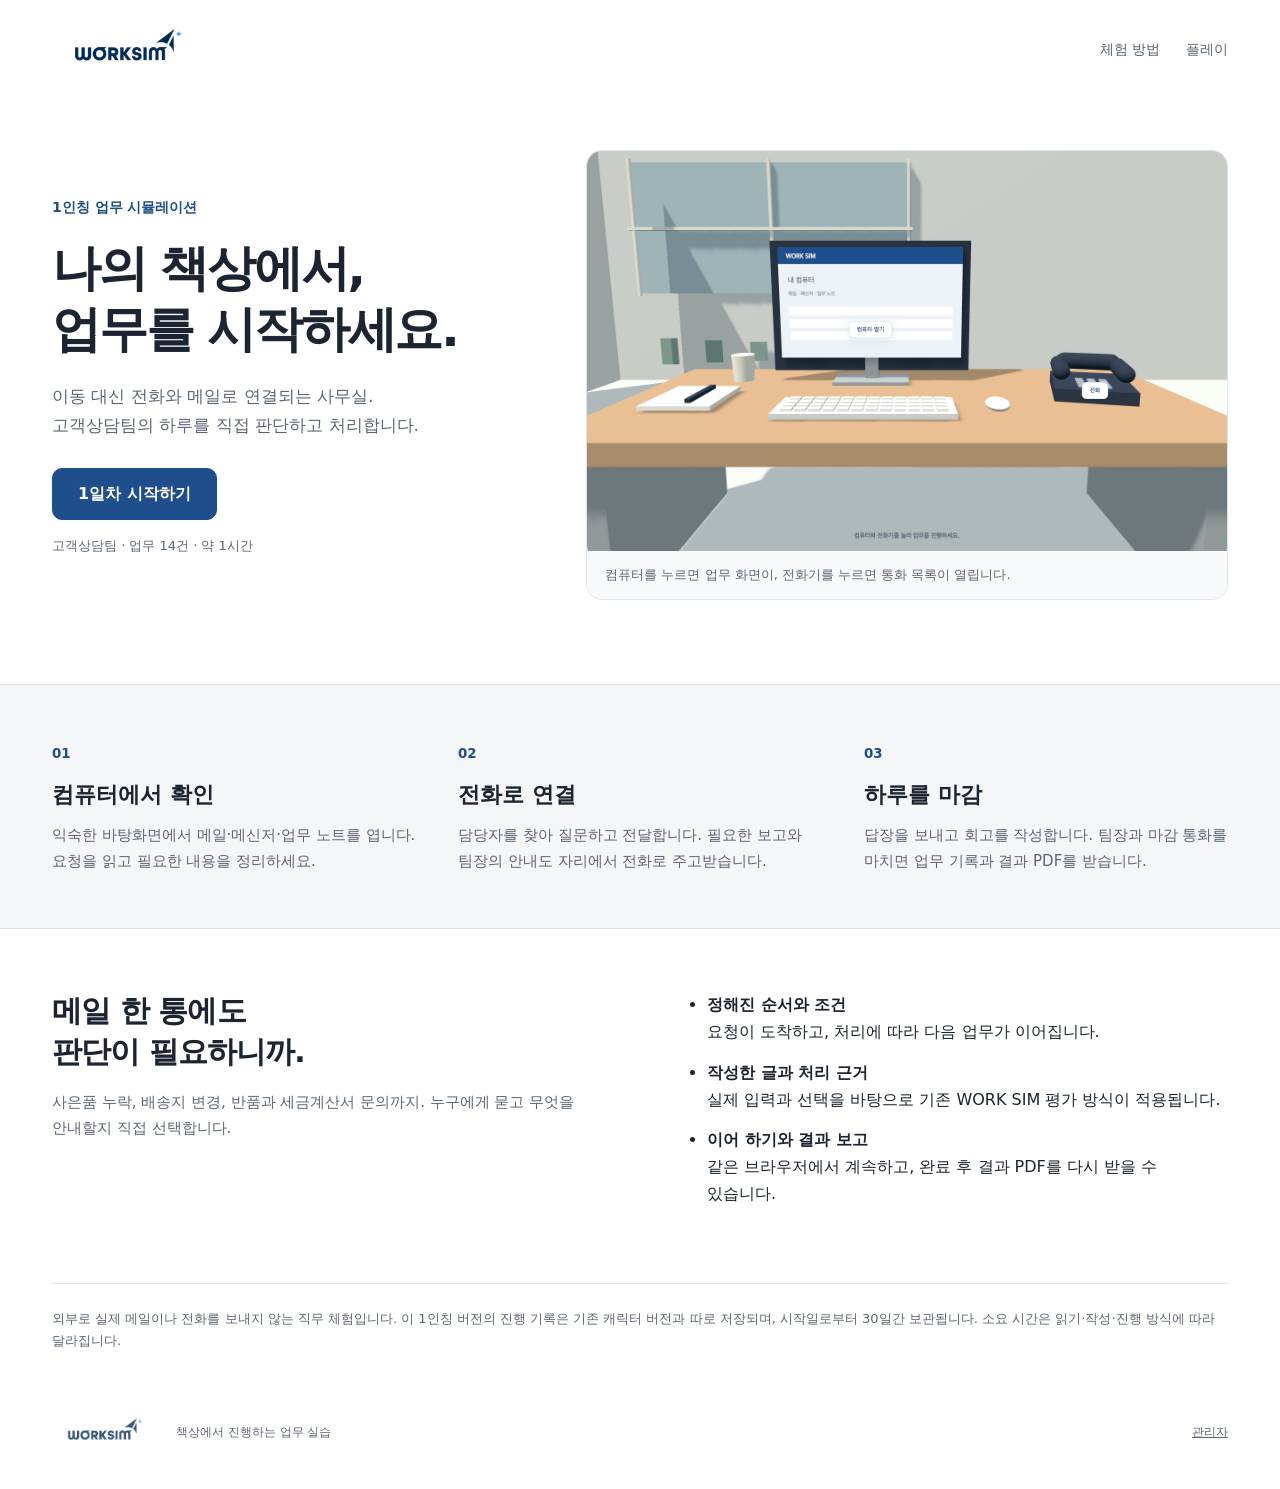
<file: index.html>
<!doctype html><html lang="ko"><head><meta charset="utf-8"><meta name="viewport" content="width=device-width,initial-scale=1"><meta name="description" content="WORK SIM. 내 책상에서 전화와 메일로 진행하는 1인칭 고객상담 업무 실습. 업무 판단부터 회고와 결과 보고까지 직접 경험하세요."><title>WORK SIM · 책상에서 진행하는 업무 실습</title><link rel="icon" href="assets/brand/worksim-logo-45436337f281.png"><style>
:root{--ink:#1b2430;--mute:#5b6675;--acc:#1f4e8c;--line:#dde3ec;--page:#f5f6f8}*{box-sizing:border-box}html{scroll-behavior:smooth}body{margin:0;background:#fff;color:var(--ink);font:16px/1.7 -apple-system,system-ui,"Apple SD Gothic Neo",sans-serif;word-break:keep-all}a{color:inherit}header{max-width:1240px;margin:auto;min-height:88px;padding:20px 32px;display:flex;align-items:center;gap:30px}header img{width:144px;display:block}nav{margin-left:auto;display:flex;gap:26px;font-size:14px}nav a{text-decoration:none;color:var(--mute)}.hero{max-width:1240px;margin:22px auto 84px;padding:28px 32px 0;display:grid;grid-template-columns:.85fr 1.15fr;align-items:center;gap:60px}.hero .tag{color:var(--acc);font-size:14px;font-weight:700}.hero h1{font-size:clamp(34px,3.8vw,51px);line-height:1.25;letter-spacing:-.045em;margin:18px 0 22px}.hero p{color:var(--mute);font-size:17px;margin:0 0 28px;max-width:31em}.cta{display:inline-flex;align-items:center;justify-content:center;min-height:52px;padding:10px 25px;color:#fff;background:var(--acc);text-decoration:none;font-weight:700;border:1px solid var(--acc);border-radius:10px;white-space:nowrap}.cta:hover{background:#143766}.cta:focus-visible,a:focus-visible{outline:3px solid var(--acc);outline-offset:5px}.meta{color:var(--mute);font-size:13px;margin-top:15px}.visual{margin:0;background:#eef1f2;border-radius:16px;overflow:hidden;border:1px solid var(--line)}.visual img{display:block;width:100%;height:auto;aspect-ratio:1.6;object-fit:cover}.visual figcaption{padding:13px 18px;font-size:13px;background:#f8f9fa;color:var(--mute)}.band{background:var(--page);border-top:1px solid var(--line);border-bottom:1px solid var(--line)}section .inner{max-width:1176px;margin:auto;padding:54px 0}.steps{display:grid;grid-template-columns:repeat(3,1fr);gap:42px}.step small{font-variant-numeric:tabular-nums;color:var(--acc);font-weight:700}.step h2{font-size:22px;margin:10px 0}.step p{margin:0;color:var(--mute);font-size:15px}.work{max-width:1176px;margin:auto;display:grid;grid-template-columns:1fr 1fr;gap:90px;padding:62px 0}.work h2{font-size:30px;line-height:1.35;letter-spacing:-.03em;margin:0 0 18px}.work p{color:var(--mute);margin:0;font-size:15px}.work ul{margin:0;padding-left:22px}.work li{margin-bottom:13px}.work strong{font-weight:650}.note{max-width:1176px;margin:auto;padding:24px 0 36px;color:var(--mute);font-size:13px;border-top:1px solid var(--line)}footer{max-width:1240px;margin:auto;padding:24px 32px 36px;display:flex;gap:24px;align-items:center;color:var(--mute);font-size:12px}footer a{margin-left:auto}footer img{width:100px;opacity:.8}@media(max-width:1000px){section .inner,.work,.note{margin-left:32px;margin-right:32px}.hero{gap:30px}.hero h1{font-size:39px}.work{gap:40px}}@media(max-width:720px){header{min-height:74px;padding:20px 22px}header img{width:124px}nav{gap:18px;font-size:13px}.hero{grid-template-columns:1fr;margin:0 auto 44px;padding:20px 22px;gap:30px}.hero h1{font-size:38px}.hero p{font-size:16px}.visual img{aspect-ratio:1.4}.steps,.work{grid-template-columns:1fr;gap:28px}.band .inner{padding:35px 0}.work{padding:40px 0}.work h2{font-size:26px}section .inner,.work,.note{margin-left:22px;margin-right:22px}footer{padding:24px 22px;gap:14px;flex-wrap:wrap}}@media(prefers-reduced-motion:reduce){html{scroll-behavior:auto}}
</style></head><body><header><a href="./" aria-label="WORK SIM 소개"><img src="assets/brand/worksim-logo-45436337f281.png" alt="WORK SIM"></a><nav aria-label="소개 페이지 메뉴"><a href="#how">체험 방법</a><a href="play.html">플레이</a></nav></header>
<main><div class="hero"><div><span class="tag">1인칭 업무 시뮬레이션</span><h1>나의 책상에서,<br>업무를 시작하세요.</h1><p>이동 대신 전화와 메일로 연결되는 사무실.<br>고객상담팀의 하루를 직접 판단하고 처리합니다.</p><a class="cta" id="start-play" href="play.html">1일차 시작하기</a><div class="meta">고객상담팀 · 업무 14건 · 약 1시간</div></div><figure class="visual"><img src="assets/desk-preview.png" alt="컴퓨터와 전화가 놓인 WORK SIM의 1인칭 책상 화면" width="1000" height="800"><figcaption>컴퓨터를 누르면 업무 화면이, 전화기를 누르면 통화 목록이 열립니다.</figcaption></figure></div>
<section class="band" id="how" aria-label="체험 방법"><div class="inner steps"><article class="step"><small>01</small><h2>컴퓨터에서 확인</h2><p>익숙한 바탕화면에서 메일·메신저·업무 노트를 엽니다. 요청을 읽고 필요한 내용을 정리하세요.</p></article><article class="step"><small>02</small><h2>전화로 연결</h2><p>담당자를 찾아 질문하고 전달합니다. 필요한 보고와 팀장의 안내도 자리에서 전화로 주고받습니다.</p></article><article class="step"><small>03</small><h2>하루를 마감</h2><p>답장을 보내고 회고를 작성합니다. 팀장과 마감 통화를 마치면 업무 기록과 결과 PDF를 받습니다.</p></article></div></section>
<section class="work" aria-labelledby="work-title"><div><h2 id="work-title">메일 한 통에도<br>판단이 필요하니까.</h2><p>사은품 누락, 배송지 변경, 반품과 세금계산서 문의까지. 누구에게 묻고 무엇을 안내할지 직접 선택합니다.</p></div><ul><li><strong>정해진 순서와 조건</strong><br>요청이 도착하고, 처리에 따라 다음 업무가 이어집니다.</li><li><strong>작성한 글과 처리 근거</strong><br>실제 입력과 선택을 바탕으로 기존 WORK SIM 평가 방식이 적용됩니다.</li><li><strong>이어 하기와 결과 보고</strong><br>같은 브라우저에서 계속하고, 완료 후 결과 PDF를 다시 받을 수 있습니다.</li></ul></section>
<div class="note">외부로 실제 메일이나 전화를 보내지 않는 직무 체험입니다. 이 1인칭 버전의 진행 기록은 기존 캐릭터 버전과 따로 저장되며, 시작일로부터 30일간 보관됩니다. 소요 시간은 읽기·작성·진행 방식에 따라 달라집니다.</div></main>
<footer><img src="assets/brand/worksim-logo-45436337f281.png" alt="WORK SIM"><span>책상에서 진행하는 업무 실습</span><a href="admin.html">관리자</a></footer></body></html>
</file>
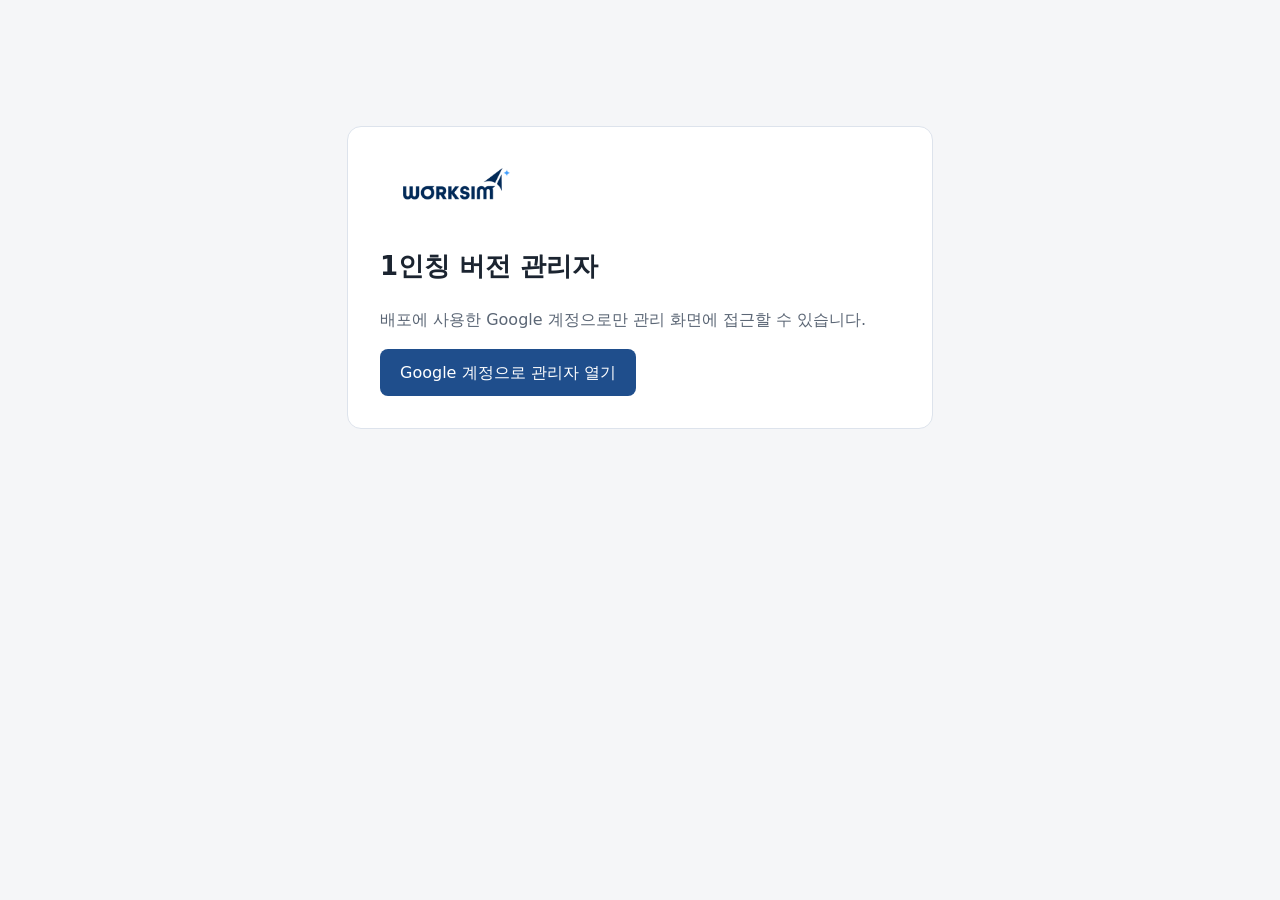
<file: admin.html>
<!doctype html><html lang="ko"><head><meta charset="utf-8"><meta name="viewport" content="width=device-width,initial-scale=1"><title>WORK SIM · 관리자 로그인</title><link rel="icon" href="assets/brand/worksim-logo-45436337f281.png"><style>body{margin:0;background:#f5f6f8;color:#1b2430;font:16px/1.7 -apple-system,system-ui,sans-serif}main{max-width:520px;margin:14vh auto;padding:32px;background:#fff;border:1px solid #dde3ec;border-radius:14px}img{width:144px}h1{font-size:26px}p{color:#5b6675}a{display:inline-block;padding:10px 20px;background:#1f4e8c;color:#fff;text-decoration:none;border-radius:8px}a:focus-visible{outline:3px solid #1f4e8c;outline-offset:4px}</style></head><body><main><img src="assets/brand/worksim-logo-45436337f281.png" alt="WORK SIM"><h1>1인칭 버전 관리자</h1><p>배포에 사용한 Google 계정으로만 관리 화면에 접근할 수 있습니다.</p><a id="open-admin" href="https://script.google.com/a/macros/edmakers.kr/s/AKfycbwvbGzw1_UHSZ43BSwT5rF3iC8kEXJybeKY9xYO2vdCKL2YbYteLa8h9Hr0EfF1C4o/exec" rel="noreferrer">Google 계정으로 관리자 열기</a></main></body></html>
</file>
